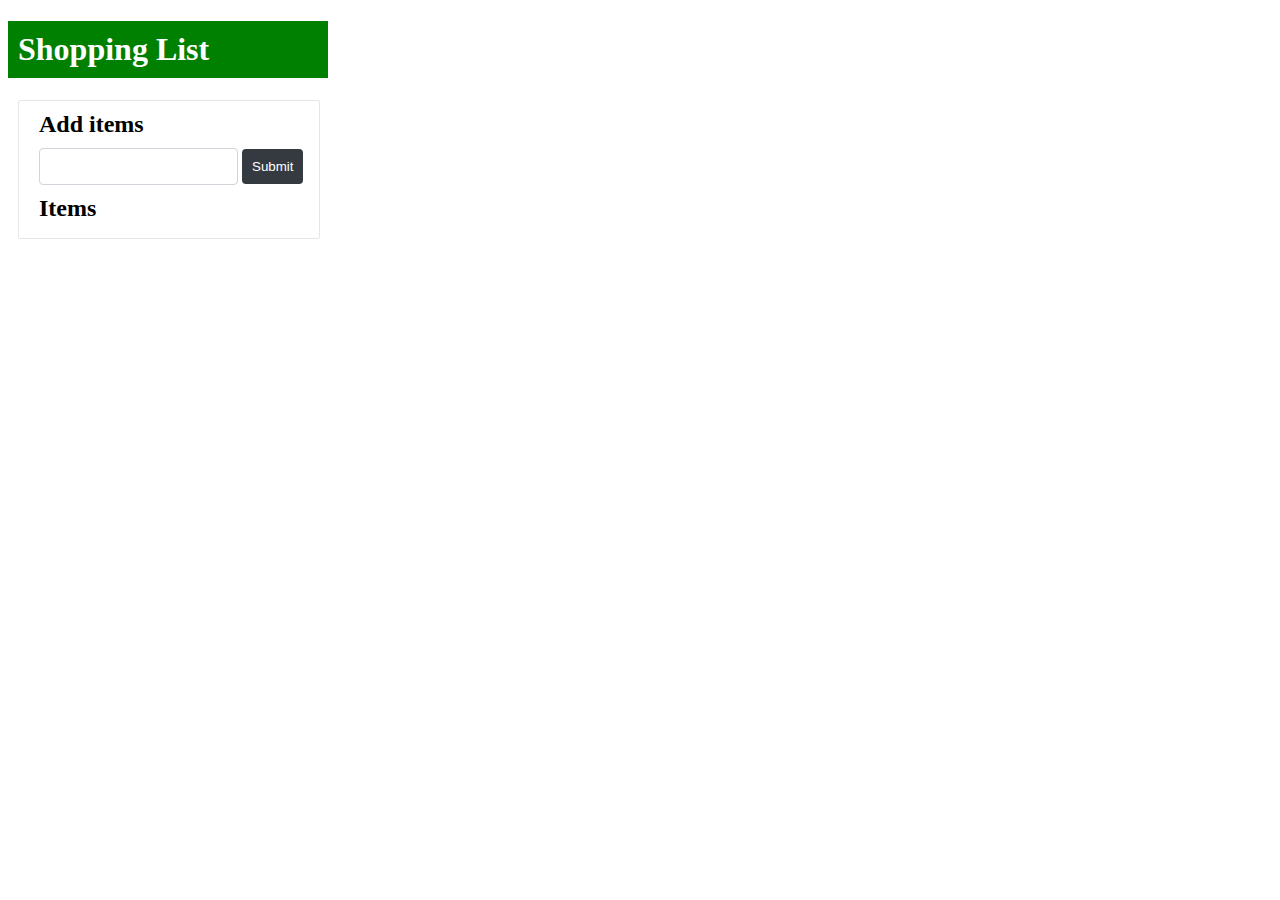
<file: Tema - shopping list/index.html>
<!DOCTYPE html>
<html lang="en">

<head>
    <meta charset="UTF-8">
    <meta name="viewport" content="width=device-width, initial-scale=1.0">
    <title>Document</title>
    <style>
        #shoppingList{
            width: 300px;
            border: 1px solid rgba(128, 128, 128, 0.2);
            border-radius: 2px;
            margin: 10px;
        }
        h1{
            background-color: green;
            color: white;
            padding: 10px;
            width: 300px;
        }
        h2{
            margin-left: 20px;
            margin-top: 10px;
            margin-bottom: 10px;
        }
        input[type="text"] {
            padding: 10px;
            border: 1px solid #ced4da;
            border-radius: 4px;
            margin-left: 20px;
        }

        button {
            padding: 10px;
            background-color: #343a40;
            color: white;
            border: none;
            border-radius: 4px;
            cursor: pointer;
        }

        button:hover {
            background-color: #495057;
        }

        ul {
            list-style-type: none;
            padding: 0;
            margin-left: 20px;
            margin-right: 20px;
        }

        li {
            padding: 10px;
            border: 1px solid #ced4da;
            border-radius: 4px;
            background-color: #f8f9fa;
        }
        .bought-btn {
            margin-left: 60px;
        }
    </style>
</head>

<body>
    <h1>Shopping List</h1>
    <div id="shoppingList">
        <form id="itemform">
            <h2>Add items</h2>
            <input type="text" id="itemInput" />
            <button onclick="addItems()">Submit</button>
            <h2>Items</h2>
        </form>
    </div>
    <script>
        const listContainer = document.getElementById("shoppingList");
        const input = document.getElementById("itemInput");
        const form = document.getElementById("itemform")
        const list = document.createElement("ul");
        listContainer.appendChild(list);

        form.addEventListener("submit", function (event) {
            event.preventDefault();
            addItems();
        });

        function addItems() {
            const li = document.createElement("li");
            const inputValue = input.value;
            if (inputValue !== "") {
                li.textContent = inputValue;
                
                const boughtBtn = document.createElement("button");
                boughtBtn.textContent = "Bought";
                boughtBtn.className = "bought-btn";
                boughtBtn.addEventListener("click", function () {
                    boughtBtn.classList.toggle('completed');
                    li.style.backgroundColor = "green";
                });
                li.appendChild(boughtBtn);

                const deleteBtn = document.createElement("button");
                deleteBtn.textContent = "Delete";
                deleteBtn.className = "delete-btn";
                deleteBtn.addEventListener ("click", function(){
                    list.removeChild(li);
                });
                li.appendChild(deleteBtn);
                list.appendChild(li);
                input.value = "";
            };
        };

    </script>
</body>

</html>
</file>
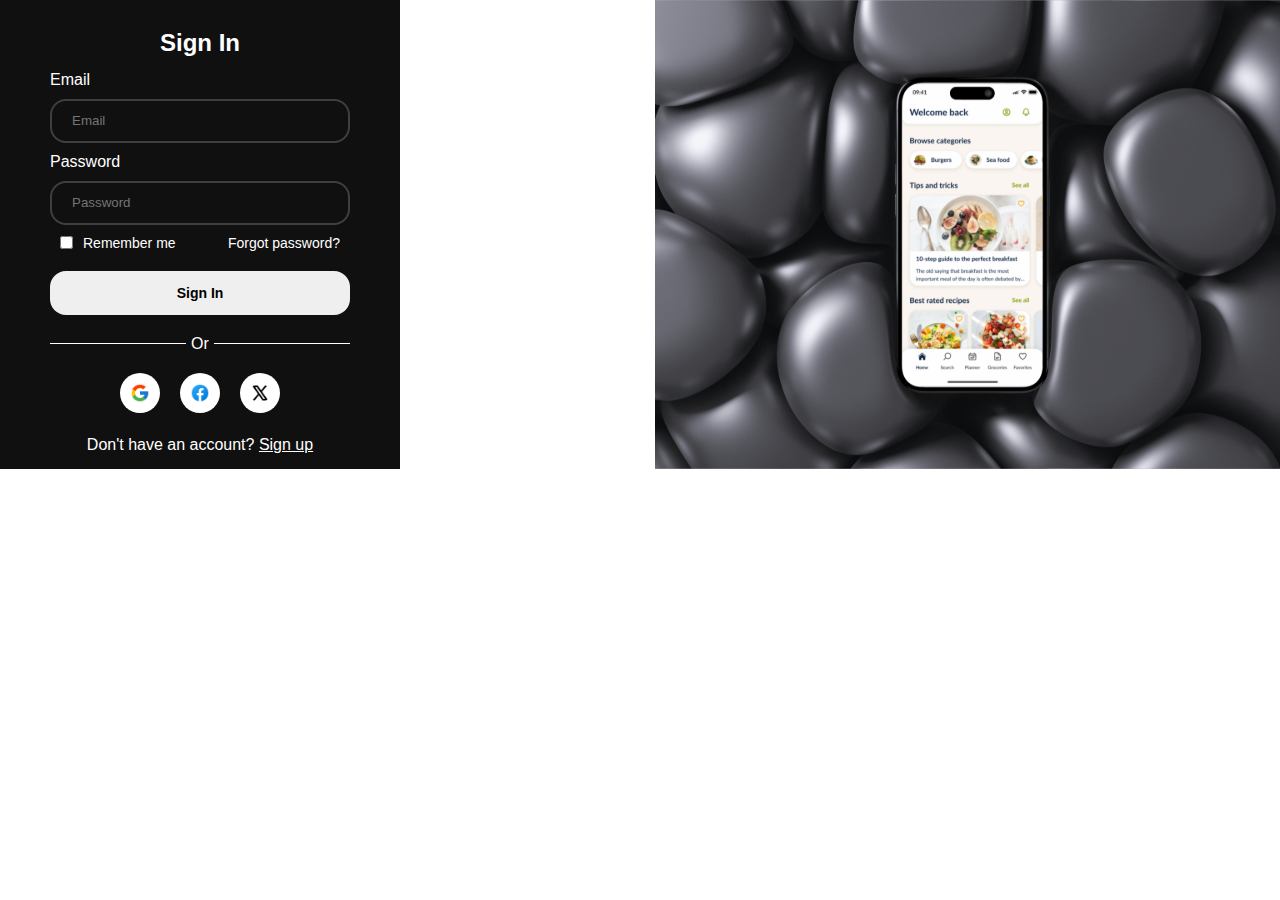
<file: Tema - sign in page/index.html>
<!DOCTYPE html>
<html lang="en">

<head>
    <meta charset="UTF-8">
    <meta name="viewport" content="width=device-width, initial-scale=1.0">
    <link rel="stylesheet" href="style.css">
    <title>Document</title>
</head>

<body>
    <div class="signin-container">
        <form id="formular">
            <h1>Sign In</h1>
            <div class="input-box">
                <label for="email">Email</label>
                <input type="email" id="email" placeholder="Email">
                <span id="email-error"></span>
            </div>
            <div class="input-box">
                <label for="password">Password</label>
                <input type="password" id="password" placeholder="Password">
                <span id="password-error"></span>
            </div>
            <div class="remember-forgot">
                <label><input type="checkbox">Remember me</label>
                <a href="#">Forgot password?</a>
            </div>
            <button type="submit" class="btn">Sign In</button>

            <div class="or-divider">
                <p>Or</p>
            </div>

            <div class="icons">
                <button><a href="#"><img src="icons8-google-48.png" alt="google-icon"></a></button>
                <button><a href="#"><img src="icons8-facebook-48.png" alt="facebook-icon"></a></button>
                <button><a href="#"><img src="icons8-twitterx-48.png" alt="twitter-icon"></a></button>
            </div>
            <div class="register-link">
                <p>Don't have an account? <a href="#">Sign up</a></p>
            </div>
        </form>
    </div>

    <script src="index.js"></script>
</body>

</html>
</file>
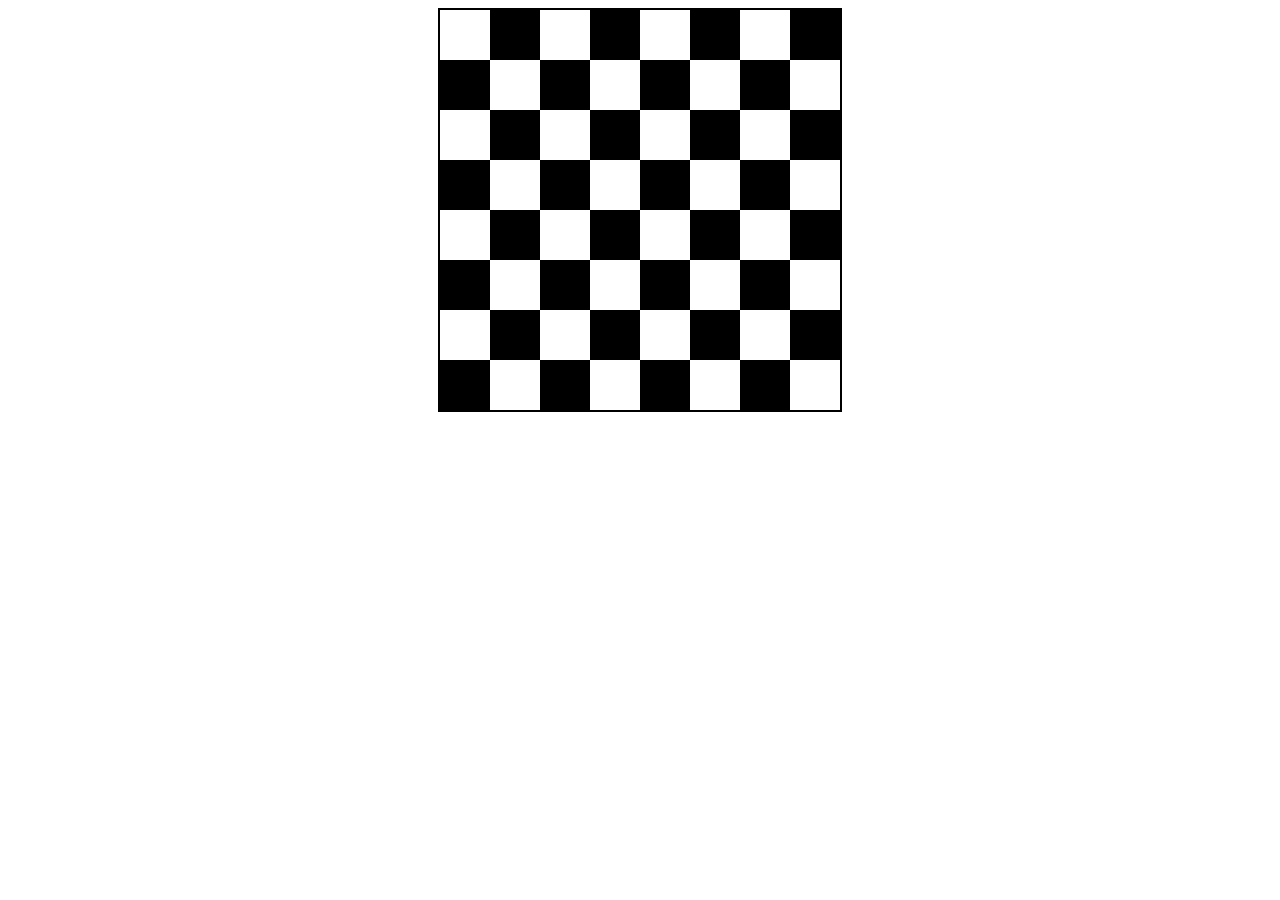
<file: Tema - tabla de sah/index.html>
<!DOCTYPE html>
<html>

<head></head>
<style>
    .chessboard {
        display: grid;
        grid-template-columns: repeat(8, 50px);
        grid-template-rows: repeat(8, 50px);
        border: 2px solid black;
        width: 400px;
        height: 400px;
        margin: 0 auto;
    }

    .whitecell {
        background-color: white;
        width: 50px;
        height: 50px;
    }

    .blackcell {
        background-color: black;
        width: 50px;
        height: 50px;
    }
</style>

<body>
    <script>
        const chessboard = document.createElement("div");
        chessboard.className = "chessboard";

        for (let i = 0; i < 8; i++) {
            for (let j = 0; j < 8; j++) {
                const cell = document.createElement("div");

                if ((i + j) % 2 === 0) {
                    cell.className = "whitecell";
                } else {
                    cell.className = "blackcell";
                }
                chessboard.appendChild(cell);
            }
        }

        document.body.appendChild(chessboard);
    </script>
</body>

</html>
</file>
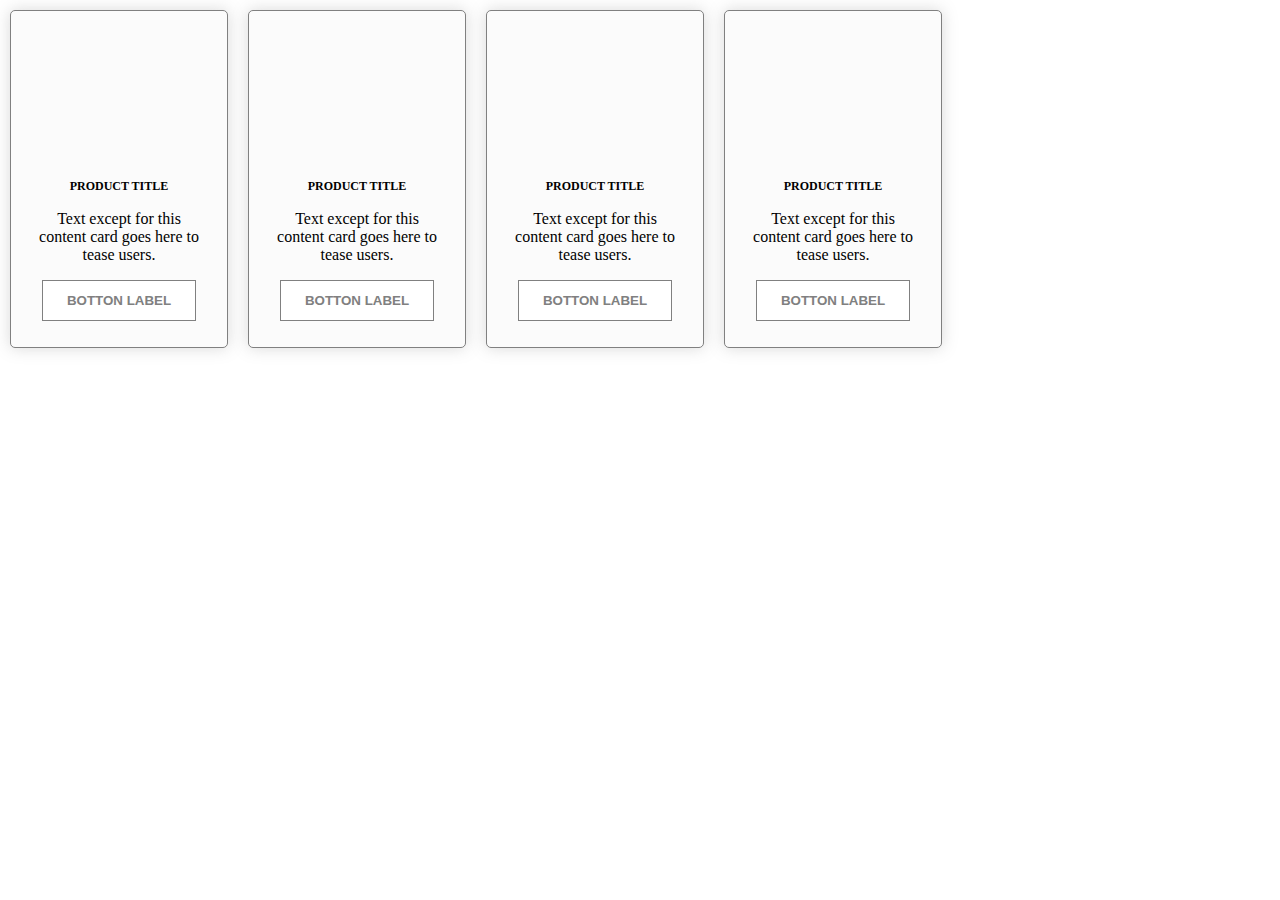
<file: Tema flexbox 1/index.html>
<!DOCTYPE html>
<html lang="en">
<head>
    <meta charset="UTF-8">
    <meta name="viewport" content="width=device-width, initial-scale=1.0">
    <link rel="stylesheet" href="style1.css">
    <title>Flexbox 1</title>
</head>
<body>
    <div class="parent">
        <div class="card card1">
            <div class="details">
                <div class="name">PRODUCT TITLE</div>
                <p>Text except for this content card goes here to tease users.</p>
                <button type="button">BOTTON LABEL</button>
            </div>
        </div>
        <div class="card card2">
            <div class="details">
                <div class="name">PRODUCT TITLE</div>
                <p>Text except for this content card goes here to tease users.</p>
                <button type="button">BOTTON LABEL</button>
            </div>
        </div>
        <div class="card card3">
            <div class="details">
                <div class="name">PRODUCT TITLE</div>
                <p>Text except for this content card goes here to tease users.</p>
                <button type="button">BOTTON LABEL</button>
            </div>
        </div>
        <div class="card card4">
            <div class="details">
                <div class="name">PRODUCT TITLE</div>
                <p>Text except for this content card goes here to tease users.</p>
                <button type="button">BOTTON LABEL</button>
            </div>
        </div>
    </div>
</body>
</html>
</file>
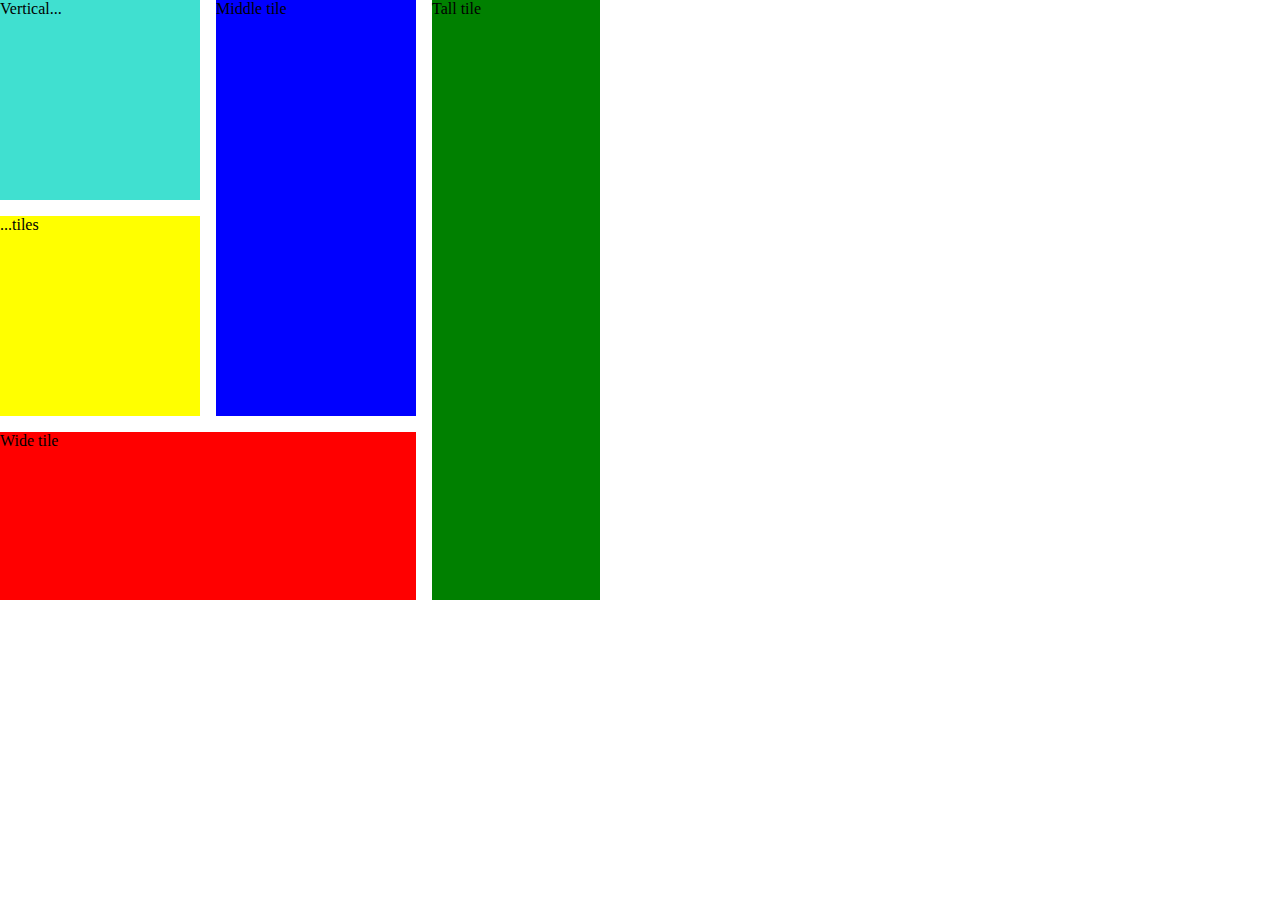
<file: Tema flexbox 2/index.html>
<!DOCTYPE html>
<html lang="en">
<head>
    <meta charset="UTF-8">
    <meta name="viewport" content="width=device-width, initial-scale=1.0">
    <link rel="stylesheet" href="style2.css">
    <title>Flexbox 2</title>
</head>
<body>
    <div class="container">
        <div class="parent3">
            <div class="parent2">
                <div class="parent1">
                    <div class="box1">Vertical...</div>
                    <div class="box2">...tiles</div>
                </div>
                <div class="box4">Middle tile</div>
            </div>
            <div class="box3">Wide tile</div>
        </div>
        <div class="box5">Tall tile</div>
    </div>
    </body>
</html>
</file>
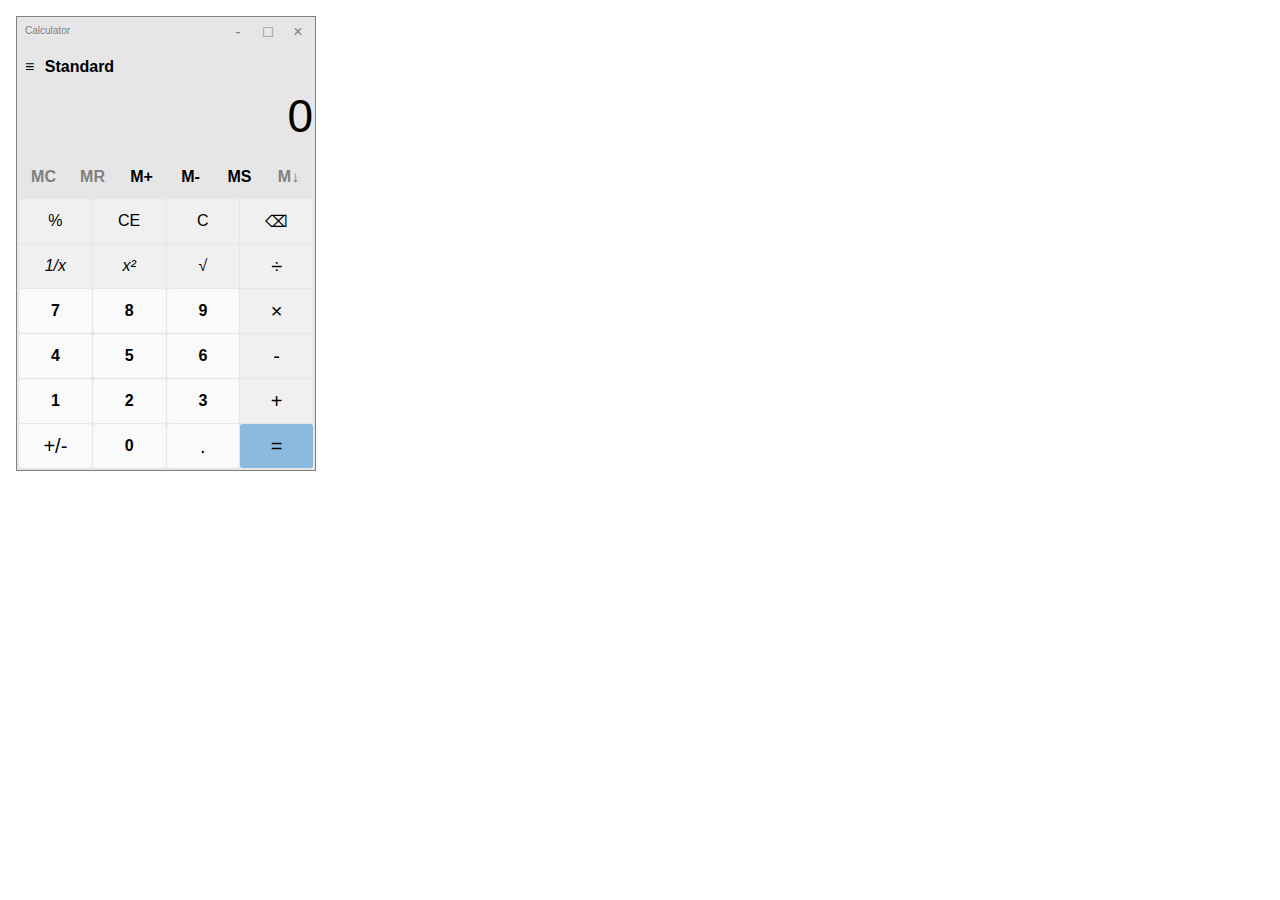
<file: Grid/standard/index1.html>
<!DOCTYPE html>
<html lang="en">

<head>
    <meta charset="UTF-8">
    <meta name="viewport" content="width=device-width, initial-scale=1.0">
    <link rel="stylesheet" href="style1.css">
    <title>Calculator standard</title>
</head>

<body>
    <div class="container">
        <div class="header">
            <span>Calculator</span>
            <button class="min">-</button>
            <button class="max">&#x25A1;</button>
            <button class="close">&#xd7;</button>
        </div>
        <div class="header2">
            <button>&#8801;</button>
            <span>Standard</span>
        </div>
        <div class="result">
            <div>0</div>
        </div>
        <div class="functions">
            <button style="color: grey;">MC</button>
            <button style="color: grey;">MR</button>
            <button>M+</button>
            <button>M-</button>
            <button>MS</button>
            <button style="color: grey;">M&darr;</button>
        </div>
        <div id="calculator-keys">
            <div class="number">
                <button class="percent">&#37;</button>
                <button class="clear-entry">CE</button>
                <button class="clear-all">C</button>
                <button class="clear">&#x232B;</button>
                <button class="one-over-x" style="font-style: italic;">1/x</button>
                <button class="x-squared" style="font-style: italic;">x&#x00B2;</button>
                <button class="square-root" style="font-style: italic;">&#x221A;</button>
                <button class="divide">&#xf7;</button>
                <button style="font-weight: bold;">7</button>
                <button style="font-weight: bold;">8</button>
                <button style="font-weight: bold;">9</button>
                <button class="multiplie">&#xd7;</button>
                <button style="font-weight: bold;">4</button>
                <button style="font-weight: bold;">5</button>
                <button style="font-weight: bold;">6</button>
                <button class="minus">-</button>
                <button style="font-weight: bold;">1</button>
                <button style="font-weight: bold;">2</button>
                <button style="font-weight: bold;">3</button>
                <button class="plus">+</button>
                <button class="button">+/-</button>
                <button style="font-weight: bold;">0</button>
                <button class="comma">.</button>
                <button class="equal">=</button>
            </div>
        </div>
    </div>
</body>

</html>
</file>
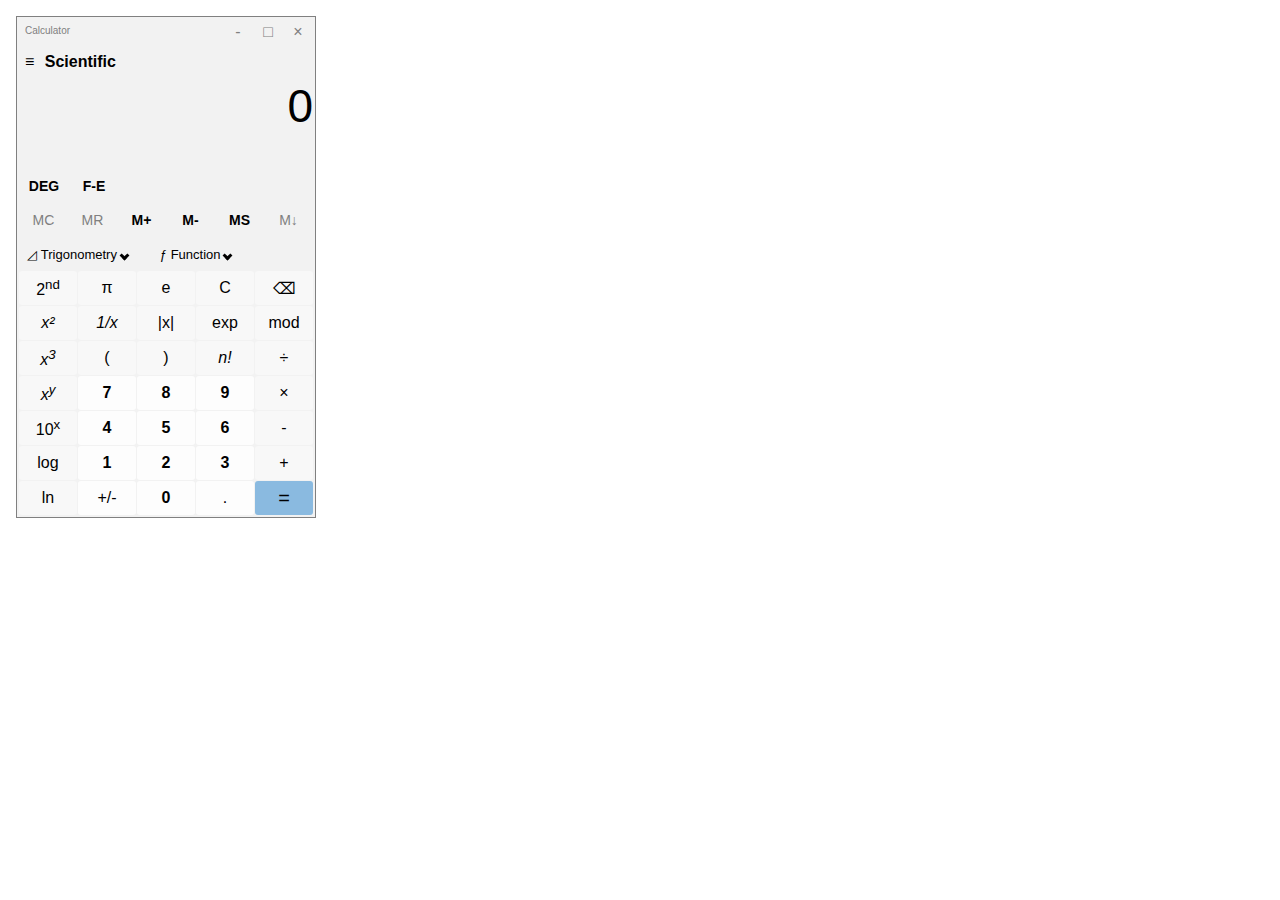
<file: Grid/stiintific/index2.html>
<!DOCTYPE html>
<html lang="en">

<head>
    <meta charset="UTF-8">
    <meta name="viewport" content="width=device-width, initial-scale=1.0">
    <link rel="stylesheet" href="style2.css">
    <title>Calculator scientific</title>
</head>

<body>
    <div class="container">
        <div class="header">
            <span>Calculator</span>
            <button class="min">-</button>
            <button class="max">&#x25A1;</button>
            <button class="close">&#xd7;</button>
        </div>
        <div class="header2">
            <button>&#8801;</button>
            <span>Scientific</span>
        </div>
        <div class="result">
            <div>0</div>
        </div>
        <div class="functions1">
            <button style="font-weight: bold; font-size: 14px">DEG</button>
            <button style="font-weight: bold; font-size: 14px">F-E</button>
        </div>
        <div class="functions2">
            <button style="color: grey; font-size: 14px">MC</button>
            <button style="color: grey; font-size: 14px">MR</button>
            <button style="font-weight: bold; font-size: 14px">M+</button>
            <button style="font-weight: bold; font-size: 14px">M-</button>
            <button style="font-weight: bold; font-size: 14px">MS</button>
            <button style="color: grey; font-size: 14px">M&darr;</button>
        </div>
        <div class="functions3">
            <button style="font-size: 13px;">&#x25FF; Trigonometry <i class="arrow-down"></i></button>
            <button style="font-size: 13px;">&#x192; Function <i class="arrow-down"></i></button>
        </div>
        <div id="calculator-keys">
            <div class="number">
                <button class="button">2<sup>nd</sup></button>
                <button class="button">&pi;</button>
                <button class="button">e</button>
                <button class="button">C</button>
                <button class="button">&#x232B;</button>
                <button class="button" style="font-style: italic;">x&#x00B2;</button>
                <button class="button" style="font-style: italic;">1/x</button>
                <button class="button">|x|</button>
                <button class="button">exp</button>
                <button class="button">mod</button>
                <button class="button" style="font-style: italic;">x<sup>3</sup></button>
                <button class="button">(</button>
                <button class="button">)</button>
                <button class="button" style="font-style: italic;">n!</button>
                <button class="button">&#xf7;</button>
                <button class="button" style="font-style: italic;">x<sup>y</sup></button>
                <button style="font-weight: bold;">7</button>
                <button style="font-weight: bold;">8</button>
                <button style="font-weight: bold;">9</button>
                <button class="button">&#xd7;</button>
                <button class="button">10<sup>x</sup></button>
                <button style="font-weight: bold;">4</button>
                <button style="font-weight: bold;">5</button>
                <button style="font-weight: bold;">6</button>
                <button class="button">-</button>
                <button class="button">log</button>
                <button style="font-weight: bold;">1</button>
                <button style="font-weight: bold;">2</button>
                <button style="font-weight: bold;">3</button>
                <button class="button">+</button>
                <button class="button">ln</button>
                <button>+/-</button>
                <button style="font-weight: bold;">0</button>
                <button>.</button>
                <button class="equal">=</button>
            </div>
        </div>
    </div>
</body>

</html>
</file>
<file: Tema - sign in page/style.css>
* {
    margin: 0;
    padding: 0;
    box-sizing: border-box;
    font-family: sans-serif;
}

body {
    background: url("iPhone\ 15\ Pro.svg");
    background-repeat: no-repeat;
    background-size: contain;
    background-position: right;
}

.signin-container {
    height: 469px;
    width: 400px;
    display: flex;
    justify-content: center;
    align-items: center;
    background-color: #101010;
    padding: 30px 40px;
}

h1 {
    font-size: 24px;
    text-align: center;
    color: white;
    margin-top: 14px;
    padding: 14px;
}

.input-box input {
    width: 300px;
    height: 30px;
    margin: 10px 0;
    background-color: transparent;
    border-radius: 16px;
    border: 2px solid rgba(255, 255, 255, 0.2);
    outline: none;
    color: white;
    padding: 20px 45px 20px 20px;
}

.signin-container .remember-forgot {
    display: flex;
    justify-content: space-between;
    font-size: 14px;
    margin: 10px;
    color: white;
}

.remember-forgot label {
    display: flex;
    align-items: center;
}

.remember-forgot input {
    margin-right: 10px;
}

.remember-forgot a {
    color: white;
    text-decoration: none;
}

.btn {
    width: 100%;
    height: 44px;
    border: none;
    border-radius: 16px;
    font-size: 14px;
    font-weight: 600;
    margin-top: 10px;
    cursor: pointer;
}

.or-divider {
    display: flex;
    align-items: center;
    text-align: center;
    margin: 20px 0;
    color: white;
}

.or-divider::before,
.or-divider::after {
    content: '';
    flex: 1;
    border-bottom: 1px solid white;
}

.or-divider::before {
    margin-right: 5px;
}

.or-divider::after {
    margin-left: 5px;
}

.icons {
    display: flex;
    justify-content: center;
    align-items: center;
    gap: 20px;
    margin: 8px;
}

.icons button {
    background-color: #101010;
    border: none;
}

.icons img {
    width: 40px;
    height: 40px;
    background-color: white;
    padding: 10px;
    border-radius: 50px;
}

.register-link {
    text-align: center;
    margin-top: 26px;
    color: white;
    margin: 20px 0 15px;
}

.register-link a {
    color: white;
}

.input-box input,
.input-box label {
    display: block;
    color: white;
}

.input-box input.valid {
    border-color: green;
}

.input-box input.invalid {
    border-color: red;
}

@media screen and (max-width: 1023px) {
    body {
        position: absolute;
        top: 0;
        left: 0;
        width: 100%;
        height: 40%;
        z-index: -1;
        background-size: cover;
        background-position: top;
    }

    .signin-container {
        width: 100%;
        padding: 20px;
        margin-top: 500px;
        box-shadow: none;
    }

    .input-box input {
        width: 100%;
        padding: 15px;
    }

    .remember-forgot {
        flex-direction: column;
        align-items: center;
        text-align: center;
    }

    .remember-forgot label {
        margin-bottom: 10px;
    }

    .or-divider {
        margin: 15px 0;
    }

    .icons {
        gap: 10px;
    }

    .register-link {
        margin-top: 20px;
    }
}
</file>
<file: Tema flexbox 1/style1.css>
body{
    margin: 0;
    border: 0;
}

.parent{
    display: flex;
    justify-content: flex-start;
    flex-wrap: wrap;
}

.card{
    background-color: rgb(251, 251, 251);
    border: 1px solid grey;
    padding: 8px;
    max-width: 200px;
    height: 320px;
    margin: 10px;
    align-items: center;
    border-radius: 5px;
    background-size: contain;
    background-repeat: no-repeat;
    box-shadow: 0 0px 16px 0 rgba(128, 128, 128, 0.3);
}

.card1{
    background-image: url("https://i.ebayimg.com/thumbs/images/g/BfgAAOSwBG5mFsxC/s-l1200.jpg");
}

.card2{
    background-image: url("https://assets.bwbx.io/images/users/iqjWHBFdfxIU/i2nEtFZqb01I/v0/-1x-1.jpg");
}

.card3{
    background-image: url("https://robbreport.com/wp-content/uploads/2022/06/favtrio.gif");
}

.card4{
    background-image: url("https://media.istockphoto.com/id/1180244659/photo/luxury-watch-isolated-on-white-background-with-clipping-path-for-artwork-or-design-black.jpg?s=612x612&w=0&k=20&c=yeFNfkQmcVV9BTUlZO8vY_oLOQgDAt23LfCbF1e3fbI=");
}

.details{
    margin-top: 130px;
    font-size: 16px;
    text-align: center;
    padding: 15px;
}

.name{
    font-size: 12px;
    font-weight: bold;
    margin-top: 15px;
}

button{
    border: 1px solid;
    padding: 12px 24px;
    color: grey;
    background-color: white;
    font-weight: bold;
}
</file>
<file: Tema flexbox 2/style2.css>
body{
    border: 0;
    margin: 0;
}

.container{
    height: 600px;
    width: 600px;
    display: flex;
    gap: 16px;
}

.parent3{
    display: flex;
    flex-direction: column;
    gap: 16px;
}

.parent2{
    display: flex;
    flex-direction: row;
    gap: 16px;
}

.parent1{
    display: flex;
    flex-direction: column;
    gap: 16px;
}

.box1{
    background-color: turquoise;
    height: 200px;
    width: 200px;
}

.box2{
    background-color: yellow;
    height: 200px;
    width: 200px;
    display: flex;
    justify-content: flex-start;
}

.box3{
    background-color: red;
    height: 200px;
}

.box4{
    background-color: blue;
    width: 200px;
}

.box5{
    background-color: green;
    height: 600px;
    width: 200px;
}
</file>
<file: Grid/standard/style1.css>
body{
    border: 0;
    margin: 0;
}

.container{
    box-sizing: border-box;
    background-color: rgb(230, 230, 230);
    margin: 16px;
    border: 1px solid grey;
    width: 300px;
    padding: 2px;
    font-family: 'Segoe UI', Tahoma, Geneva, Verdana, sans-serif;
}

#calculator-keys .number{
    display: grid;
    grid-template-columns: repeat(4, 1fr);
    grid-template-rows: repeat(6, 1fr);
    gap: 1px;
}

button{
    height: 44px;
    background-color: rgb(250, 250, 250);
    border-radius: 3px;
    border:rgb(250, 250, 250);
    font-size: 16px;
    text-align: center;
}

button:hover{
    background-color: #eaeaea;
    cursor: pointer;
}

.header{
    display: grid;
    grid-template-columns: auto 30px 30px 30px;
}

.header button{
    background-color: transparent;
    color: grey;
    border: 0;
    height: 26px;
}

.close:hover{
    background-color: red;
}

.min:hover, .max:hover{
    background-color: rgb(203, 202, 202);
}

.header span{
    font-size: 10px;
    padding: 6px;
    color: grey;
}

.header2{
    font-weight: bold;
}

.header2 button{
    background-color: transparent;
    color: black;
    border: 0;
}

.result{
    height: 66px;
    text-align: right;
    font-size: 46px;
}

.percent, .clear-entry, .clear-all, .clear, .one-over-x, .x-squared, .square-root, .divide, .multiplie, .minus, .plus{
    background-color: rgb(240, 240, 240);
    border:grey;
}

.divide, .multiplie, .minus, .plus, .button, .comma{
    font-size: 20px;
}

.equal{
    background-color: rgb(138, 186, 224);
    font-size: 20px;
}

.functions{
    display: grid;
    grid-template-columns: repeat(6, 1fr);
    color: rgb(218, 218, 218);
}

.functions button{
    background-color: transparent;
    border: 0;
    font-weight: bold;
}

.functions button:hover{
    background-color: rgb(203, 202, 202);
}
</file>
<file: Grid/stiintific/style2.css>
body{
    border: 0;
    margin: 0;
}

.container{
    box-sizing: border-box;
    background-color: rgb(242, 242, 242);
    margin: 16px;
    border: 1px solid grey;
    width: 300px;
    padding: 2px;
    font-family: 'Segoe UI', Tahoma, Geneva, Verdana, sans-serif;
}

#calculator-keys .number{
    display: grid;
    grid-template-columns: repeat(5, 1fr);
    grid-template-rows: repeat(7, 1fr);
    gap: 1px;
}

button{
    height: 34px;
    background-color: rgb(253, 253, 253);
    border-radius: 3px;
    border:rgb(248, 248, 248);
    font-size: 16px;
    text-align: center;
}

button:hover{
    background-color: #eaeaea;
    cursor: pointer;
}

.header{
    display: grid;
    grid-template-columns: auto 30px 30px 30px;
}

.header button{
    background-color: transparent;
    color: grey;
    border: 0;
    height: 26px;
}

.close:hover{
    background-color: red;
}

.min:hover, .max:hover{
    background-color: rgb(203, 202, 202);
}

.header span{
    font-size: 10px;
    padding: 6px;
    color: grey;
}

.header2{
    font-weight: bold;
}

.header2 button{
    background-color: transparent;
    color: black;
    border: 0;
}

.result{
    height: 90px;
    text-align: right;
    font-size: 46px;
}

.functions1{
    display: grid;
    grid-template-columns: 50px 50px;
}

.functions2{
    display: grid;
    grid-template-columns: repeat(6, 1fr);
    color: rgb(218, 218, 218);
}

.functions3{
    display: grid;
    grid-template-columns: 117px 117px;
    gap: 1px;
}

.functions1 button, .functions2 button, .functions3 button{
    background-color: transparent;
    border: 0;
}

.functions1 button:hover, .functions2 button:hover, .functions3 button:hover{
    background-color: rgb(203, 202, 202);
}

.equal{
    background-color: rgb(138, 186, 224);
    font-size: 20px;
}

.button{
    background-color: rgb(248, 248, 248);
    border:grey;
}

.arrow-down{
    border: solid black;
    border-width: 0 3px 3px 0;
    display: inline-block;
    padding: 2px;
    transform: rotate(45deg);
    -webkit-transform: rotate(45deg);
}
</file>
